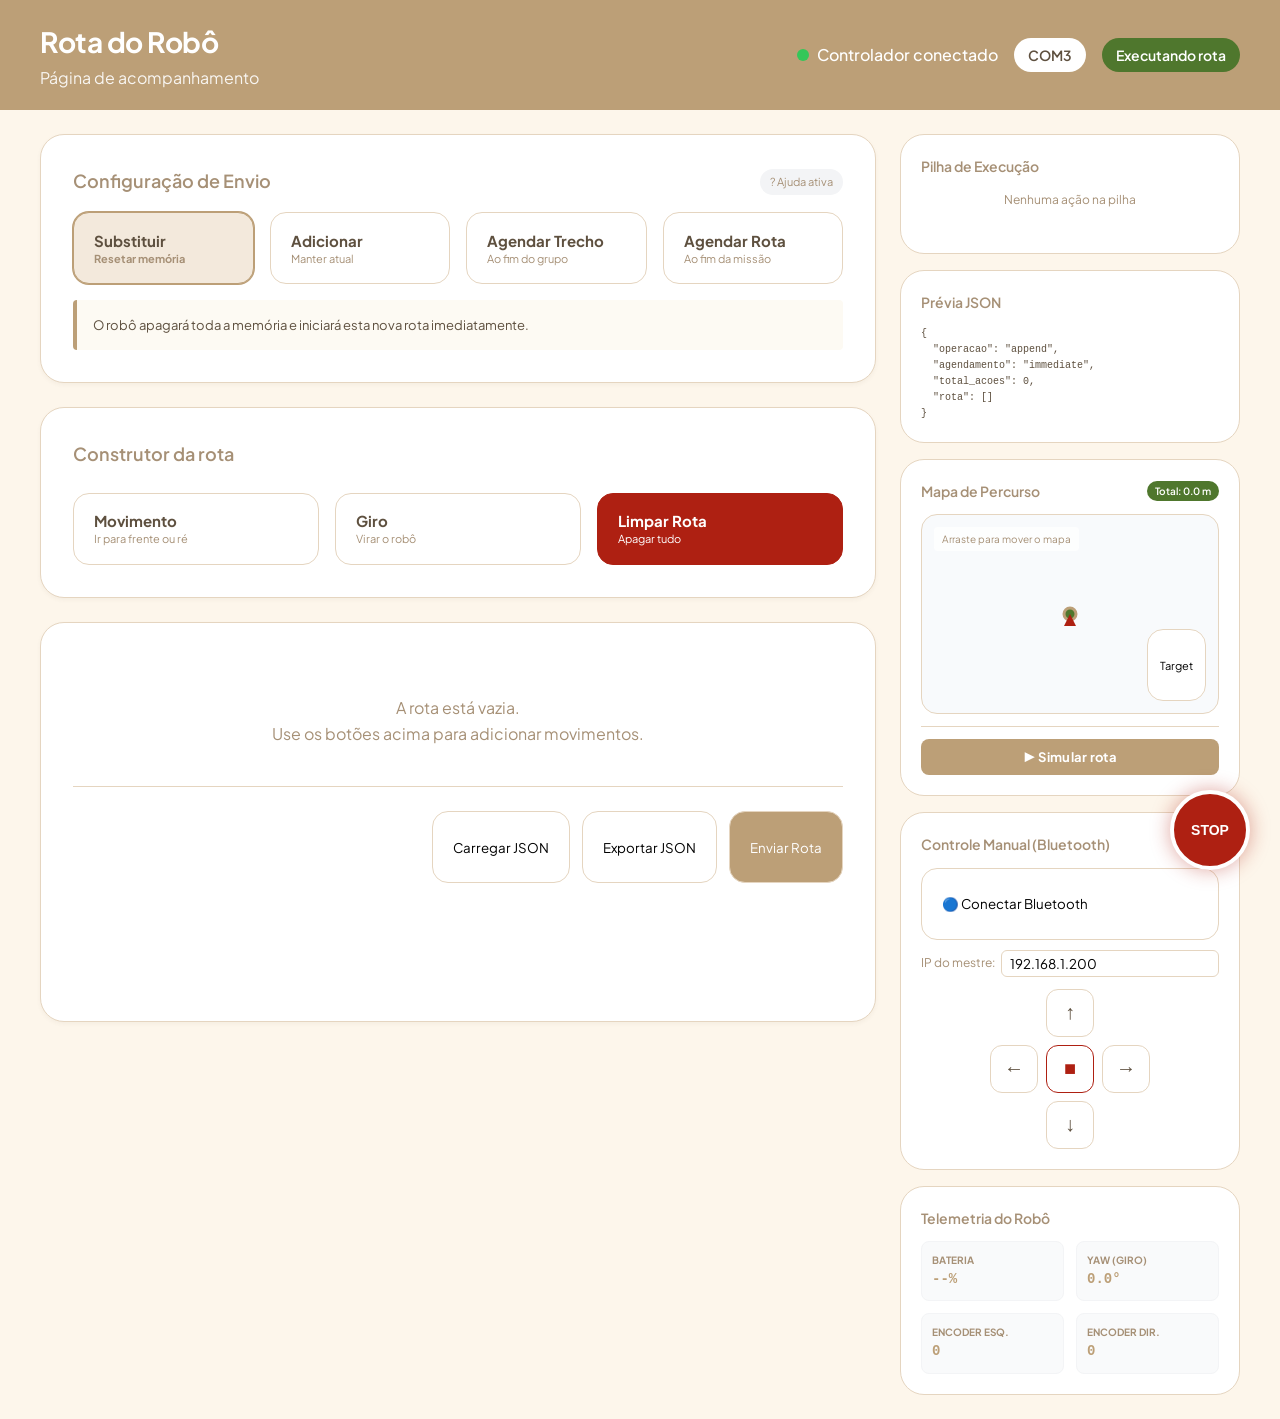
<file: esp_master/main/interface/index.html>
<!DOCTYPE html>
<html lang="pt-BR">
<head>
  <meta charset="UTF-8">
  <meta name="viewport" content="width=device-width, initial-scale=1.0">
  <title>Rota do Robô — ESP32-S3</title>
  <link rel="preconnect" href="https://fonts.googleapis.com">
  <link rel="preconnect" href="https://fonts.gstatic.com" crossorigin>
  <link href="https://fonts.googleapis.com/css2?family=Plus+Jakarta+Sans:wght@400;500;600;700&display=swap" rel="stylesheet">
  <link rel="stylesheet" href="style.css">
</head>
<body>

<header class="main-header">
  <div class="header-titles">
    <h1>Rota do Robô</h1>
    <p>Página de acompanhamento</p>
  </div>
  <div class="header-status">
    <div class="status-indicator">
      <div class="dot"></div>
      <span>Controlador conectado</span>
    </div>
    <div class="badge">COM3</div>
    <div class="badge badge-success">Executando rota</div>
  </div>
</header>

<button class="btn-emergency-global" onclick="paradaEmergenciaGlobal()" title="PARADA DE EMERGÊNCIA">STOP</button>

<div class="container">
  <main class="main-content">
    
    <!-- CONFIGURAÇÃO DE ENVIO -->
    <section class="section-card">
      <div style="display: flex; justify-content: space-between; align-items: center; margin-bottom: 16px;">
        <h2 class="section-title" style="margin-bottom: 0;">Configuração de Envio</h2>
        <div style="font-size: 11px; color: var(--text-muted); background: #f3f4f6; padding: 4px 10px; border-radius: 100px;">? Ajuda ativa</div>
      </div>
      <div class="builder-controls sched-grid">
        <button class="btn-build active" id="mode-restart" onclick="definirConfigEnvio('restart')">
          <span class="btn-title">Substituir</span>
          <span class="btn-subtitle">Resetar memória</span>
        </button>
        <button class="btn-build" id="mode-append" onclick="definirConfigEnvio('append')">
          <span class="btn-title">Adicionar</span>
          <span class="btn-subtitle">Manter atual</span>
        </button>
        <button class="btn-build" id="mode-end_path" onclick="definirConfigEnvio('end_path')">
          <span class="btn-title">Agendar Trecho</span>
          <span class="btn-subtitle">Ao fim do grupo</span>
        </button>
        <button class="btn-build" id="mode-end_route" onclick="definirConfigEnvio('end_route')">
          <span class="btn-title">Agendar Rota</span>
          <span class="btn-subtitle">Ao fim da missão</span>
        </button>
      </div>
      <div id="envio-help" class="help-box">
        O robô apagará toda a memória e iniciará esta nova rota imediatamente.
      </div>
    </section>

    <!-- CONSTRUTOR DA ROTA -->
    <section class="section-card">
      <h2 class="section-title">Construtor da rota</h2>
      <div class="builder-controls grid-3">
        <button class="btn-build" onclick="adicionarAcaoRapida('mover')">
          <span class="btn-title">Movimento</span>
          <span class="btn-subtitle">Ir para frente ou ré</span>
        </button>
        <button class="btn-build" onclick="adicionarAcaoRapida('girar')">
          <span class="btn-title">Giro</span>
          <span class="btn-subtitle">Virar o robô</span>
        </button>
        <button class="btn-build btn-danger-solid" onclick="resetarRota()">
          <span class="btn-title">Limpar Rota</span>
          <span class="btn-subtitle">Apagar tudo</span>
        </button>
      </div>
    </section>

    <!-- LISTA DE ROTA (Onde os paths aparecem) -->
    <section class="section-card route-builder-area">
      <div id="listaPaths">
        <!-- Injetado via JS -->
      </div>
      <div class="mt-auto" style="padding-top: 24px; border-top: 1px solid var(--border); display: flex; justify-content: flex-end; gap: 12px; flex-wrap: wrap;">
         <input type="file" id="inputArquivo" style="display: none;" onchange="carregarJSON(event)">
         <button class="btn-build" onclick="document.getElementById('inputArquivo').click()">Carregar JSON</button>
         <button class="btn-build" onclick="baixarJSON()">Exportar JSON</button>
         <button class="btn-build" style="background: var(--accent); color: white;" onclick="enviarRota()">Enviar Rota</button>
      </div>
    </section>

  </main>

  <aside class="sidebar">
    <div class="side-panel">
       <!-- Conteúdo lateral aqui (ex: Pilha, Preview JSON) -->
       <div style="padding: 20px;">
         <h3 class="section-title" style="font-size: 14px; margin-bottom: 12px;">Pilha de Execução</h3>
         <div id="listaPilha"></div>
       </div>
    </div>
    <div class="side-panel">
      <div style="padding: 20px;">
         <h3 class="section-title" style="font-size: 14px; margin-bottom: 12px;">Prévia JSON</h3>
         <pre id="previaJson" style="font-size: 10px; overflow: auto; max-height: 200px;"></pre>
       </div>
    </div>
    <div class="side-panel">
      <div style="padding: 20px;">
        <div style="display: flex; justify-content: space-between; align-items: center; margin-bottom: 12px;">
          <h3 class="section-title" style="font-size: 14px; margin-bottom: 0;">Mapa de Percurso</h3>
          <div class="badge badge-success" id="distanciaTotal" style="font-size: 10px; padding: 2px 8px;">Total: 0.0 m</div>
        </div>
        <div class="canvas-container mini-map">
          <canvas id="canvasRota"></canvas>
          <div class="canvas-controls">
            <button class="btn-build btn-sm" onclick="centralizarCanvas()">Target</button>
          </div>
          <div class="canvas-hint">Arraste para mover o mapa</div>
        </div>
        <div class="sim-controls" id="simControls">
          <button class="btn-simular" id="btnSimular" onclick="iniciarSimulacao()">&#9654; Simular rota</button>
          <div class="sim-running" id="simRunning" style="display:none;">
            <div class="sim-status" id="simStatus"></div>
            <div class="sim-btns">
              <button class="btn-sim-pill" id="btnPausar" onclick="pausarSimulacao()">&#10074;&#10074; Pausar</button>
              <button class="btn-sim-pill" id="btnReiniciar" onclick="reiniciarSimulacao()">&#8635; Reiniciar</button>
              <button class="btn-sim-pill btn-sim-speed" id="btnVelocidade" onclick="alternarVelocidade()">2&times;</button>
            </div>
          </div>
        </div>
      </div>
    </div>
    <div class="side-panel">
      <div style="padding: 20px;">
        <h3 class="section-title" style="font-size: 14px; margin-bottom: 12px;">Controle Manual (Bluetooth)</h3>
        <button id="btnBt" class="btn-build" style="width:100%; margin-bottom:10px;" onclick="conectarBluetooth()">🔵 Conectar Bluetooth</button>
        <div style="display:flex; align-items:center; gap:6px; margin-bottom:12px; font-size:12px; color:var(--text-muted);">
          <span>IP do mestre:</span>
          <input id="ipMestre" value="192.168.1.200" style="flex:1; min-width:0; border:1px solid var(--border); border-radius:6px; padding:4px 8px; font-family:inherit;">
        </div>
        <div class="d-pad">
          <button class="btn-ctrl" onmousedown="comandoManual('frente')" onmouseup="comandoManual('parar')" ontouchstart="comandoManual('frente')" ontouchend="comandoManual('parar')" title="Frente">↑</button>
          <div class="d-pad-mid">
            <button class="btn-ctrl" onmousedown="comandoManual('esquerda')" onmouseup="comandoManual('parar')" ontouchstart="comandoManual('esquerda')" ontouchend="comandoManual('parar')" title="Esquerda">←</button>
            <button class="btn-ctrl btn-stop" onclick="comandoManual('parar')" title="Parar">■</button>
            <button class="btn-ctrl" onmousedown="comandoManual('direita')" onmouseup="comandoManual('parar')" ontouchstart="comandoManual('direita')" ontouchend="comandoManual('parar')" title="Direita">→</button>
          </div>
          <button class="btn-ctrl" onmousedown="comandoManual('re')" onmouseup="comandoManual('parar')" ontouchstart="comandoManual('re')" ontouchend="comandoManual('parar')" title="Ré">↓</button>
        </div>
      </div>
    </div>
    <div class="side-panel">
      <div style="padding: 20px;">
        <h3 class="section-title" style="font-size: 14px; margin-bottom: 12px;">Telemetria do Robô</h3>
        <div class="telemetria-grid">
          <div class="tel-item">
            <span class="tel-label">Bateria</span>
            <span class="tel-value" id="telBateria">--%</span>
          </div>
          <div class="tel-item">
            <span class="tel-label">Yaw (Giro)</span>
            <span class="tel-value" id="telYaw">0.0°</span>
          </div>
          <div class="tel-item">
            <span class="tel-label">Encoder Esq.</span>
            <span class="tel-value" id="telEncEsq">0</span>
          </div>
          <div class="tel-item">
            <span class="tel-label">Encoder Dir.</span>
            <span class="tel-value" id="telEncDir">0</span>
          </div>
        </div>
      </div>
    </div>
  </aside>
</div>

<div id="notificacao"></div>

<script src="app.js"></script>
</body>
</html>
</file>
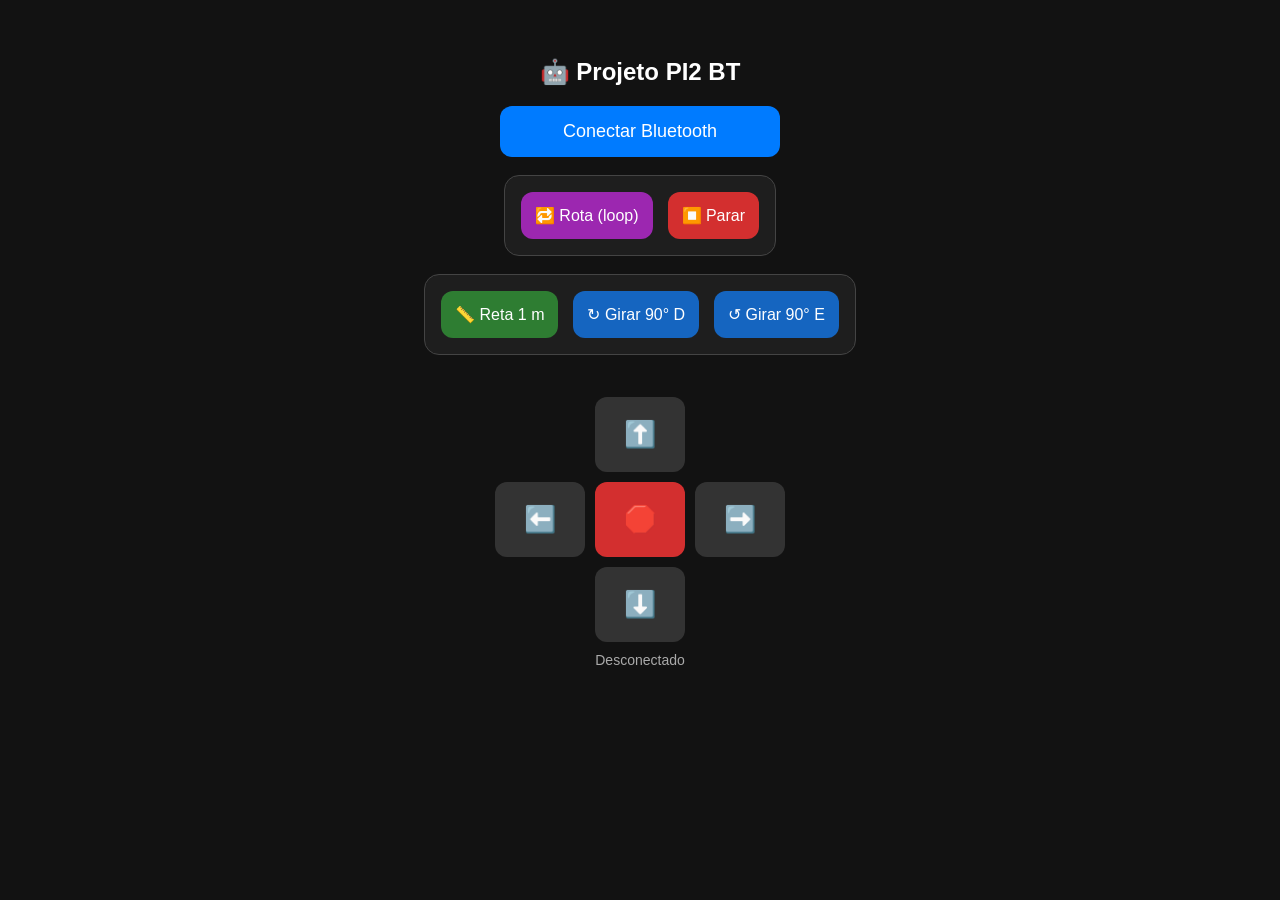
<file: web/controle_ble.html>
<!DOCTYPE html>
<html lang="pt-br">
<head>
    <meta charset="UTF-8">
    <meta name="viewport" content="width=device-width, initial-scale=1.0">
    <title>Projeto PI2 BT</title>
    <style>
        body { font-family: Arial, sans-serif; display: flex; flex-direction: column; align-items: center; background: #121212; color: white; padding-top: 30px; user-select: none; }
        .grid { display: grid; grid-template-columns: repeat(3, 90px); gap: 10px; margin-top: 24px; }
        button { padding: 22px; font-size: 26px; border: none; border-radius: 12px; background: #333; color: white; cursor: pointer; touch-action: manipulation; }
        button:active, .ativo { background: #666; transform: scale(0.95); }
        #btnConectar { padding: 15px 30px; font-size: 18px; background: #007BFF; width: 280px; transition: 0.3s; margin-bottom: 18px; }
        .vazio { visibility: hidden; }
        .stop { background: #D32F2F !important; }
        .painel-auto { display: flex; gap: 15px; background: #1e1e1e; padding: 16px; border-radius: 15px; margin-bottom: 18px; border: 1px solid #444; }
        .btn-auto { background: #9C27B0; font-size: 16px; padding: 14px; }
        .btn-parar-auto { background: #D32F2F; font-size: 16px; padding: 14px; }
        #status { font-size: 14px; color: #aaa; margin-top: 10px; }
    </style>
</head>
<body>
    <h2>🤖 Projeto PI2 BT</h2>
    <button id="btnConectar">Conectar Bluetooth</button>

    <div class="painel-auto">
        <button class="btn-auto" onclick="enviar('A')">🔁 Rota (loop)</button>
        <button class="btn-parar-auto" onclick="enviar('S')">⏹️ Parar</button>
    </div>

    <div class="painel-auto">
        <button class="btn-auto" style="background:#2E7D32" onclick="enviar('1')">📏 Reta 1 m</button>
        <button class="btn-auto" style="background:#1565C0" onclick="enviar('9')">↻ Girar 90° D</button>
        <button class="btn-auto" style="background:#1565C0" onclick="enviar('8')">↺ Girar 90° E</button>
    </div>

    <div class="grid">
        <div class="vazio"></div>
        <button id="btn-F" onmousedown="enviar('F')" onmouseup="enviar('S')" ontouchstart="enviar('F')" ontouchend="enviar('S')">⬆️</button>
        <div class="vazio"></div>

        <button id="btn-L" onmousedown="enviar('L')" onmouseup="enviar('S')" ontouchstart="enviar('L')" ontouchend="enviar('S')">⬅️</button>
        <button class="stop" onmousedown="enviar('S')" ontouchstart="enviar('S')">🛑</button>
        <button id="btn-R" onmousedown="enviar('R')" onmouseup="enviar('S')" ontouchstart="enviar('R')" ontouchend="enviar('S')">➡️</button>

        <div class="vazio"></div>
        <button id="btn-B" onmousedown="enviar('B')" onmouseup="enviar('S')" ontouchstart="enviar('B')" ontouchend="enviar('S')">⬇️</button>
        <div class="vazio"></div>
    </div>

    <div id="status">Desconectado</div>

    <script>
        let caracteristica_bt;

        document.getElementById('btnConectar').addEventListener('click', async () => {
            try {
                const dispositivo = await navigator.bluetooth.requestDevice({
                    filters: [{ name: 'ROBO_BB8' }],
                    optionalServices: [0x00FF]
                });
                dispositivo.addEventListener('gattserverdisconnected', () => {
                    document.getElementById('status').innerText = 'Desconectado';
                    caracteristica_bt = null;
                });
                const servidor = await dispositivo.gatt.connect();
                const servico = await servidor.getPrimaryService(0x00FF);
                caracteristica_bt = await servico.getCharacteristic(0xFF01);

                const btn = document.getElementById('btnConectar');
                btn.innerText = 'Conectado!';
                btn.style.background = '#4CAF50';
                document.getElementById('status').innerText = 'Conectado a ROBO_BB8';
            } catch (erro) {
                alert('Falha na conexão: ' + erro);
            }
        });

        async function enviar(comando) {
            if (!caracteristica_bt) return;
            const codificador = new TextEncoder();
            try {
                await caracteristica_bt.writeValue(codificador.encode(comando));
            } catch (err) {
                console.log(err);
            }
        }

        document.addEventListener('keydown', (event) => {
            if (event.repeat) return;
            const tecla = event.key.toLowerCase();
            if (tecla === 'w' || tecla === 'arrowup')         { enviar('F'); document.getElementById('btn-F').classList.add('ativo'); }
            else if (tecla === 'a' || tecla === 'arrowleft')  { enviar('L'); document.getElementById('btn-L').classList.add('ativo'); }
            else if (tecla === 's' || tecla === 'arrowdown')  { enviar('B'); document.getElementById('btn-B').classList.add('ativo'); }
            else if (tecla === 'd' || tecla === 'arrowright') { enviar('R'); document.getElementById('btn-R').classList.add('ativo'); }
            else if (tecla === ' ') { enviar('S'); }
        });

        document.addEventListener('keyup', (event) => {
            const tecla = event.key.toLowerCase();
            if (['w', 'a', 's', 'd', 'arrowup', 'arrowleft', 'arrowdown', 'arrowright'].includes(tecla)) {
                enviar('S');
                ['btn-F', 'btn-L', 'btn-B', 'btn-R'].forEach(id => document.getElementById(id).classList.remove('ativo'));
            }
        });
    </script>
</body>
</html>
</file>
<file: esp_master/main/interface/style.css>
/* ═══════════════════════════════════════════
   FONTE
═══════════════════════════════════════════ */
@import url('https://fonts.googleapis.com/css2?family=Plus+Jakarta+Sans:wght@400;500;600;700&display=swap');

/* ═══════════════════════════════════════════
   TEMA BEGE (NOVO DESIGN)
═══════════════════════════════════════════ */
:root {
  --bg:          #fdf6eb;
  --header-bg:   #bc9f77;
  --card-bg:     #ffffff;
  --border:      #e5d5c0;
  --text-main:   #5e503f;
  --text-muted:  #a69076;
  --accent:      #bc9f77;
  --accent-dim:  #f3e9dc;
  
  --success:     #4f772d;
  --success-bg:  #4f772d;
  --danger:      #ae2012;
  --danger-hover:#8b1a0e;
  
  --shadow-sm: 0 2px 4px rgba(94, 80, 63, 0.05);
  --shadow-md: 0 4px 12px rgba(94, 80, 63, 0.08);
  
  --radius-lg: 24px;
  --radius-md: 16px;
  --radius-sm: 8px;
}

/* ═══════════════════════════════════════════
   RESET E BASE
═══════════════════════════════════════════ */
*, *::before, *::after {
  box-sizing: border-box;
  margin: 0;
  padding: 0;
}

body {
  font-family: 'Plus Jakarta Sans', sans-serif;
  background-color: var(--bg);
  color: var(--text-main);
  line-height: 1.6;
  -webkit-font-smoothing: antialiased;
}

/* ═══════════════════════════════════════════
   HEADER
═══════════════════════════════════════════ */
.main-header {
  background-color: var(--header-bg);
  color: #ffffff;
  padding: 20px 40px;
  display: flex;
  justify-content: space-between;
  align-items: center;
}

.header-titles h1 {
  font-size: 28px;
  font-weight: 700;
  letter-spacing: -0.5px;
}

.header-titles p {
  font-size: 16px;
  opacity: 0.9;
}

.header-status {
  display: flex;
  align-items: center;
  gap: 16px;
}

.status-indicator {
  display: flex;
  align-items: center;
  gap: 8px;
  font-weight: 500;
}

.dot {
  width: 12px;
  height: 12px;
  background-color: #34c759;
  border-radius: 50%;
}

.badge {
  background-color: #ffffff;
  color: var(--text-main);
  padding: 6px 14px;
  border-radius: 100px;
  font-size: 14px;
  font-weight: 600;
}

.canvas-container.mini-map {
  height: 200px;
  cursor: move;
}

.canvas-hint {
  position: absolute;
  top: 12px;
  left: 12px;
  font-size: 10px;
  background: rgba(255, 255, 255, 0.8);
  padding: 4px 8px;
  border-radius: 4px;
  color: var(--text-muted);
  pointer-events: none;
}

.badge-success {
  background-color: var(--success);
  color: #ffffff;
}

/* ═══════════════════════════════════════════
   LAYOUT
═══════════════════════════════════════════ */
.container {
  display: grid;
  grid-template-columns: 1fr 340px;
  gap: 24px;
  padding: 24px 40px;
  max-width: 1600px;
  margin: 0 auto;
}

.main-content {
  display: flex;
  flex-direction: column;
  gap: 24px;
}

.sidebar {
  display: flex;
  flex-direction: column;
  gap: 16px;
}

/* ═══════════════════════════════════════════
   CARDS & SEÇÕES
═══════════════════════════════════════════ */
.section-card {
  background: var(--card-bg);
  border: 1px solid var(--border);
  border-radius: var(--radius-lg);
  padding: 32px;
  box-shadow: var(--shadow-sm);
}

.section-title {
  font-size: 18px;
  font-weight: 600;
  color: var(--text-muted);
  margin-bottom: 24px;
}

/* ═══════════════════════════════════════════
   OPERAÇÃO (CARDS LADO A LADO)
═══════════════════════════════════════════ */
.op-grid {
  display: grid;
  grid-template-columns: 1fr 1fr;
  gap: 20px;
}

.op-card {
  border: 1px solid var(--border);
  border-radius: var(--radius-md);
  padding: 20px;
  cursor: pointer;
  transition: all 0.2s ease;
  display: flex;
  flex-direction: column;
  gap: 4px;
}

.op-card:hover {
  background-color: var(--accent-dim);
  border-color: var(--accent);
}

.op-card.active {
  border-color: var(--accent);
  background-color: var(--accent-dim);
  box-shadow: 0 0 0 1px var(--accent);
}

.op-header {
  display: flex;
  justify-content: space-between;
  align-items: center;
  margin-bottom: 4px;
}

.op-name {
  font-weight: 700;
  font-size: 16px;
}

.op-tag {
  background-color: #dbeafe;
  color: #1e40af;
  font-size: 12px;
  padding: 2px 8px;
  border-radius: 100px;
  font-weight: 600;
}

.op-desc {
  font-size: 13px;
  color: var(--text-muted);
}

/* ═══════════════════════════════════════════
   CONSTRUTOR (BOTÕES)
═══════════════════════════════════════════ */
.builder-controls {
  display: grid;
  grid-template-columns: repeat(auto-fit, minmax(180px, 1fr));
  gap: 16px;
  align-items: stretch;
}

.btn-build {
  background: #ffffff;
  border: 1px solid var(--border);
  padding: 16px 20px;
  border-radius: var(--radius-md);
  cursor: pointer;
  font-family: inherit;
  transition: all 0.2s;
  text-align: center;
  display: flex;
  flex-direction: column;
  justify-content: center;
  min-height: 72px;
}

.btn-build:hover {
  background-color: var(--accent-dim);
  border-color: var(--accent);
}

.btn-build.active {
  background-color: var(--accent-dim);
  border-color: var(--accent);
  box-shadow: 0 0 0 1px var(--accent);
  font-weight: 700;
}

.builder-controls.grid-3 {
  grid-template-columns: repeat(auto-fit, minmax(220px, 1fr));
}

.builder-controls.sched-grid {
  grid-template-columns: repeat(4, 1fr);
}

@media (max-width: 768px) {
  .builder-controls.sched-grid {
    grid-template-columns: 1fr 1fr;
  }
}

.help-box {
  margin-top: 16px;
  padding: 12px 16px;
  background: #fdfaf3;
  border-left: 4px solid var(--accent);
  border-radius: 4px;
  font-size: 13px;
  color: var(--text-main);
  line-height: 1.4;
  min-height: 50px;
  display: flex;
  align-items: center;
}

.btn-danger-solid {
  background-color: var(--danger) !important;
  border-color: var(--danger) !important;
  color: white !important;
}

.btn-danger-solid:hover {
  background-color: var(--danger-hover) !important;
  box-shadow: 0 4px 12px rgba(174, 32, 18, 0.3);
}

.btn-danger-solid .btn-title,
.btn-danger-solid .btn-subtitle {
  color: white !important;
}

.btn-build .btn-title {
  display: block;
  font-weight: 700;
  font-size: 15px;
  color: var(--text-main);
  line-height: 1.2;
  margin-bottom: 2px;
}

.btn-build .btn-subtitle {
  font-size: 11px;
  color: var(--text-muted);
}

.btn-danger {
  background-color: var(--danger);
  color: #ffffff;
  border: none;
  font-weight: 700;
  font-size: 14px;
  padding: 16px 20px;
  border-radius: var(--radius-md);
  cursor: pointer;
  transition: background 0.2s;
  display: flex;
  align-items: center;
  justify-content: center;
  min-height: 72px;
  text-transform: uppercase;
  letter-spacing: 0.5px;
}

.btn-danger:hover {
  background-color: var(--danger-hover);
}

/* ═══════════════════════════════════════════
   SIDEBAR CARDS
═══════════════════════════════════════════ */
.side-panel {
  background: var(--card-bg);
  border: 1px solid var(--border);
  border-radius: var(--radius-lg);
  min-height: 120px;
}

/* ═══════════════════════════════════════════
   LISTA DE ROTA
═══════════════════════════════════════════ */
.route-builder-area {
  min-height: 400px;
}

/* ═══════════════════════════════════════════
   NOTIFICAÇÃO
═══════════════════════════════════════════ */
#notificacao {
  position: fixed;
  bottom: 130px;
  right: 30px;
  padding: 16px 24px;
  border-radius: 12px;
  background: var(--text-main);
  color: #ffffff;
  font-weight: 600;
  transform: translateY(100px);
  opacity: 0;
  transition: all 0.3s cubic-bezier(0.175, 0.885, 0.32, 1.275);
  z-index: 1000;
}

#notificacao.visivel {
  transform: translateY(0);
  opacity: 1;
}

#notificacao.sucesso { background-color: var(--success); }
#notificacao.erro { background-color: var(--danger); }

/* Utility */
.mt-auto { margin-top: auto; }
.flex-row { display: flex; align-items: center; gap: 12px; }

/* ═══════════════════════════════════════════
   CONTROLE MANUAL (D-PAD)
═══════════════════════════════════════════ */
.d-pad {
  display: flex;
  flex-direction: column;
  align-items: center;
  gap: 8px;
}

.d-pad-mid {
  display: flex;
  gap: 8px;
}

.btn-ctrl {
  width: 48px;
  height: 48px;
  border-radius: 12px;
  border: 1px solid var(--border);
  background: white;
  color: var(--text-main);
  font-size: 20px;
  font-weight: 700;
  cursor: pointer;
  transition: all 0.2s;
  display: flex;
  align-items: center;
  justify-content: center;
}

.btn-ctrl:hover {
  background: var(--accent-dim);
}

.btn-ctrl:active {
  background: var(--accent);
  color: white;
  transform: scale(0.95);
}

.btn-stop {
  color: var(--danger);
  border-color: var(--danger);
}

.btn-stop:hover {
  background: #fee2e2;
}

.btn-stop:active {
  background: var(--danger);
}

/* ═══════════════════════════════════════════
   TELEMETRIA
═══════════════════════════════════════════ */
.telemetria-grid {
  display: grid;
  grid-template-columns: 1fr 1fr;
  gap: 12px;
}

.tel-item {
  background: #f9fafb;
  padding: 10px;
  border-radius: 8px;
  border: 1px solid #f3f4f6;
}

.tel-label {
  display: block;
  font-size: 10px;
  color: var(--text-muted);
  text-transform: uppercase;
  font-weight: 700;
}

.tel-value {
  display: block;
  font-size: 14px;
  font-weight: 700;
  color: var(--accent);
  font-family: monospace;
}

/* ═══════════════════════════════════════════
   EMERGÊNCIA GLOBAL & CANVAS
═══════════════════════════════════════════ */
.btn-emergency-global {
  position: fixed;
  bottom: 30px;
  right: 30px;
  width: 80px;
  height: 80px;
  border-radius: 50%;
  background: var(--danger);
  color: white;
  border: 4px solid white;
  box-shadow: 0 0 20px rgba(174, 32, 18, 0.4);
  font-weight: 800;
  font-size: 14px;
  cursor: pointer;
  z-index: 2000;
  transition: all 0.2s;
  display: flex;
  align-items: center;
  justify-content: center;
}

.btn-emergency-global:hover {
  transform: scale(1.1);
  box-shadow: 0 0 30px rgba(174, 32, 18, 0.6);
}

.btn-emergency-global:active {
  transform: scale(0.9);
}

.canvas-container {
  position: relative;
  width: 100%;
  height: 300px;
  background: #f8fafc;
  border: 1px solid var(--border);
  border-radius: var(--radius-md);
  overflow: hidden;
}

#canvasRota {
  width: 100%;
  height: 100%;
}

.canvas-controls {
  position: absolute;
  bottom: 12px;
  right: 12px;
  display: flex;
  gap: 8px;
}

.btn-sm {
  padding: 6px 12px;
  font-size: 11px;
  min-width: 0;
}

/* ═══════════════════════════════════════════
   SIMULAÇÃO
═══════════════════════════════════════════ */
.sim-controls {
  margin-top: 12px;
  padding-top: 12px;
  border-top: 1px solid var(--border);
  display: flex;
  flex-direction: column;
  gap: 10px;
}

.btn-simular {
  width: 100%;
  padding: 10px;
  background: var(--accent);
  color: white;
  border: none;
  border-radius: var(--radius-sm);
  font-family: inherit;
  font-size: 13px;
  font-weight: 700;
  cursor: pointer;
  letter-spacing: 0.3px;
  transition: background 0.2s, transform 0.1s;
}

.btn-simular:hover {
  background: #a88a62;
}

.btn-simular:active {
  transform: scale(0.98);
}

.sim-running {
  display: flex;
  flex-direction: column;
  gap: 8px;
}

.sim-status {
  font-size: 11px;
  color: var(--accent);
  text-align: center;
  font-weight: 600;
  min-height: 14px;
}

.sim-btns {
  display: flex;
  gap: 6px;
  justify-content: center;
}

.btn-sim-pill {
  flex: 1;
  padding: 6px 8px;
  background: var(--accent-dim);
  border: 1px solid var(--border);
  border-radius: 100px;
  font-family: inherit;
  font-size: 11px;
  font-weight: 600;
  color: var(--text-main);
  cursor: pointer;
  transition: background 0.15s;
  white-space: nowrap;
}

.btn-sim-pill:hover {
  background: #ecddc8;
}

.btn-sim-speed {
  flex: 0 0 auto;
  min-width: 36px;
  background: var(--bg);
  color: var(--text-muted);
}

/* ═══════════════════════════════════════════
   DRAG AND DROP
═══════════════════════════════════════════ */
.acao-item {
  cursor: grab;
  user-select: none;
}

.acao-item:active {
  cursor: grabbing;
}

.acao-item.dragging {
  opacity: 0.5;
  background: var(--accent-dim);
  border-style: dashed;
}

.drag-handle {
  color: var(--text-muted);
  font-size: 20px;
  margin-right: 8px;
  cursor: grab;
}

/* ═══════════════════════════════════════════
   RESPONSIVIDADE (MOBILE)
═══════════════════════════════════════════ */
@media (max-width: 1024px) {
  .container {
    grid-template-columns: 1fr;
    padding: 20px;
  }
  
  .sidebar {
    order: 2;
  }
  
  .main-content {
    order: 1;
  }
}

@media (max-width: 768px) {
  .main-header {
    flex-direction: column;
    align-items: flex-start;
    gap: 16px;
    padding: 20px;
  }

  .header-titles h1 {
    font-size: 24px;
  }

  .header-status {
    width: 100%;
    flex-wrap: wrap;
    justify-content: flex-start;
  }

  .op-grid {
    grid-template-columns: 1fr;
  }

  .builder-controls {
    display: grid;
    grid-template-columns: 1fr 1fr;
  }

  .btn-build {
    padding: 12px;
    min-width: 0;
  }

  .acao-item {
    flex-wrap: wrap !important;
    padding: 16px !important;
  }

  .acao-item > div[style*="flex: 1"] {
    flex-wrap: wrap;
    gap: 12px !important;
  }

  .acao-item .direcao-selector {
    width: 100%;
    justify-content: center;
  }

  .tel-value {
    font-size: 12px;
  }
}

@media (max-width: 480px) {
  .builder-controls {
    grid-template-columns: 1fr;
  }

  .btn-danger {
    width: 100%;
    margin-left: 0 !important;
  }

  .route-builder-area .mt-auto {
    flex-direction: column;
  }

  .route-builder-area .btn-build {
    width: 100%;
  }
}
</file>
